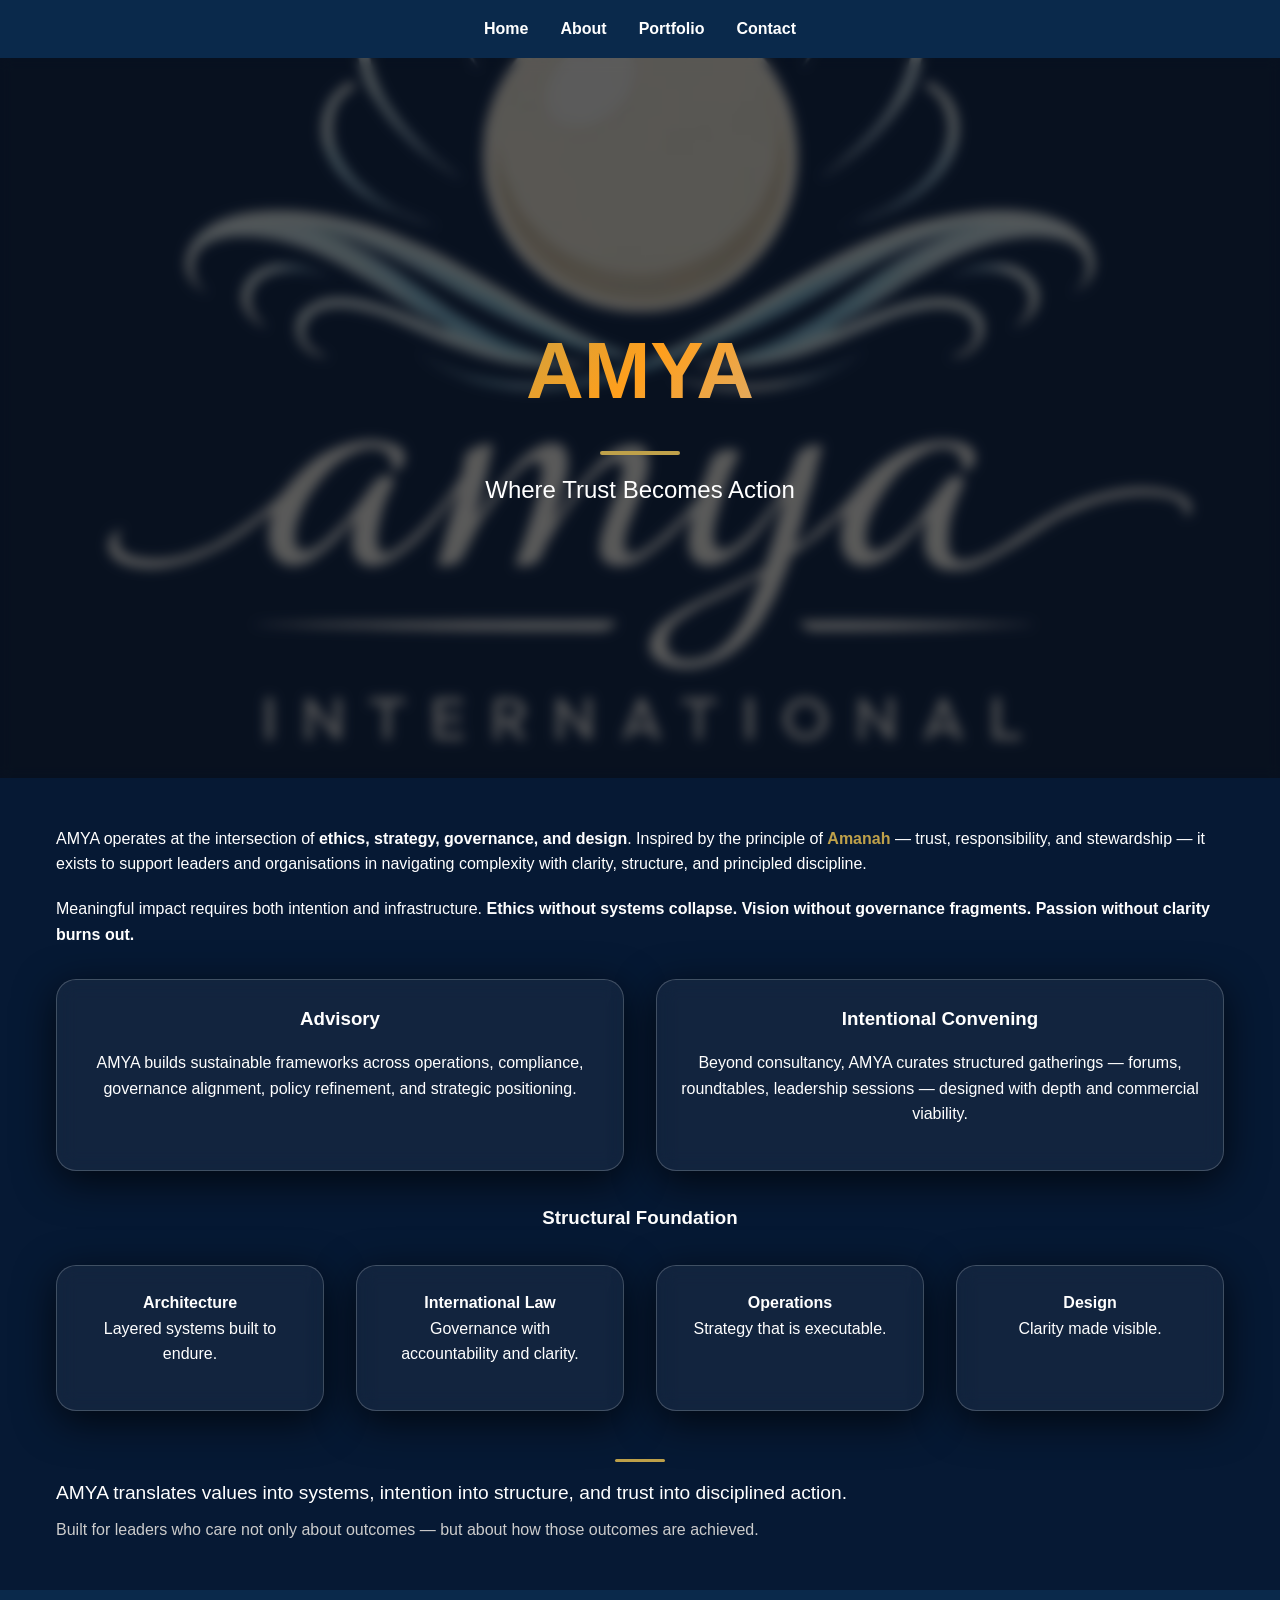
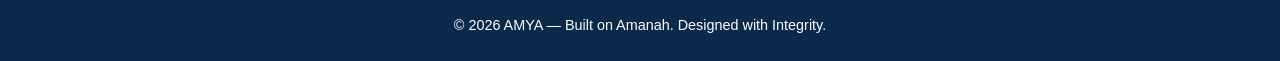
<file: index.html>
<!DOCTYPE html>
<html lang="en">
<head>
<meta charset="UTF-8">
<meta name="viewport" content="width=device-width, initial-scale=1.0">
<title>AMYA | Home</title>
<style>
/* Reset & Base */
* { margin: 0; padding: 0; box-sizing: border-box; }
body { font-family:'Segoe UI', Tahoma, Geneva, Verdana, sans-serif; line-height:1.6; color:#fff; background:#061934; overflow-x:hidden; }

/* Navigation */
nav { display:flex; justify-content:center; gap:2rem; background:#0a294b; padding:1rem; position:relative; z-index:10;}
nav a { color:#fff; text-decoration:none; font-weight:600; transition:color 0.3s; }
nav a:hover { color:#bfa14a; }

/* Hero Banner */
.hero-banner { position:relative; width:100%; height:80vh; overflow:hidden; display:flex; align-items:center; justify-content:center; }
.banner-img { width:100%; height:100%; object-fit:cover; display:block; position:absolute; top:0; left:0; z-index:1; filter:brightness(0.6);}
.hero-overlay { position:absolute; inset:0; background:rgba(0,0,0,0.4); backdrop-filter:blur(6px); display:flex; align-items:center; justify-content:center; z-index:3; }
.hero-content { text-align:center; color:#fff; padding:2rem; z-index:5; position:relative; }
.hero-content h1 {
    font-size:5rem; 
    font-weight:800; 
    margin-bottom:0.5rem;
    background: linear-gradient(135deg, #bfa14a, #ff9f1c, #d4af7f);
    -webkit-background-clip: text;
    -webkit-text-fill-color: transparent;
    animation: floatTitle 3s ease-in-out infinite alternate;
}
.hero-content .tagline { font-size:1.5rem; font-weight:500; }
.divider { width:80px; height:4px; background:#bfa14a; margin:1rem auto; border-radius:2px; }

@keyframes floatTitle {
    0% { transform: translateY(0px); }
    100% { transform: translateY(-8px); }
}

/* Glass Floating Boxes Behind Hero */
.floating-box { 
    position:absolute; 
    width:150px; 
    height:150px; 
    border-radius:20px; 
    background: rgba(255,255,255,0.05); 
    backdrop-filter: blur(12px); 
    box-shadow:0 10px 40px rgba(0,0,0,0.7);
    border:1px solid rgba(255,255,255,0.2);
    animation: floatBox 8s ease-in-out infinite alternate;
    transition: transform 0.4s ease;
}
.floating-box:hover { transform: translateY(-20px) rotate(5deg) scale(1.1); }

@keyframes floatBox {
    0% { transform: translateY(0px) rotate(0deg);}
    50% { transform: translateY(-10px) rotate(2deg);}
    100% { transform: translateY(0px) rotate(0deg);}
}

/* Content Section */
.container { max-width:1200px; margin:3rem auto; padding:0 1rem; }
h1,h2,h3,h4 { text-align:center; margin-bottom:1rem; }
p { margin-bottom:1.2rem; }
.highlight { color:#bfa14a; font-weight:600; }

/* Grids & Cards */
.grid-2, .grid-4 { display:grid; gap:2rem; margin:2rem 0; }
.grid-2 { grid-template-columns:repeat(auto-fit,minmax(300px,1fr)); }
.grid-4 { grid-template-columns:repeat(auto-fit,minmax(200px,1fr)); }

.service-card, .foundation-card {
    background: rgba(255,255,255,0.05);
    border-radius:20px;
    padding:1.5rem;
    text-align:center;
    font-weight:500;
    backdrop-filter: blur(10px);
    box-shadow: 0 10px 40px rgba(0,0,0,0.7);
    border:1px solid rgba(255,255,255,0.2);
    transition: transform 0.4s ease, box-shadow 0.4s ease;
    animation: floatCard 6s ease-in-out infinite alternate;
    cursor:pointer;
}

.service-card:hover, .foundation-card:hover {
    transform: translateY(-25px) rotateX(5deg) rotateY(5deg) scale(1.08);
    box-shadow:0 25px 60px rgba(0,0,0,0.8);
}

@keyframes floatCard {
    0% { transform: translateY(0px);}
    50% { transform: translateY(-8px);}
    100% { transform: translateY(0px);}
}

/* Closing Section */
.closing { margin-top:3rem; }
.closing-main { font-size:1.2rem; font-weight:500; margin-bottom:0.5rem; }
.closing-sub { font-size:1rem; color:#ccc; }
.small-divider { width:50px; height:3px; background:#bfa14a; margin:1rem auto; border-radius:2px; }

/* Footer */
footer { text-align:center; padding:1.5rem; background:#0a294b; color:#fff; font-size:0.9rem; margin-top:3rem; }

/* Responsive */
@media (max-width:768px) {
    .hero-content h1 { font-size:3rem; }
    .hero-content .tagline { font-size:1.2rem; }
}
</style>
</head>
<body>

<nav>
  <a href="index.html">Home</a>
  <a href="about.html">About</a>
  <a href="portfolio.html">Portfolio</a>
  <a href="contact.html">Contact</a>
</nav>

<div class="hero-banner">
  <img src="assets/1.jpg" alt="AMYA Banner" class="banner-img">
  
  <!-- Floating glass boxes -->
  <div class="floating-box" style="top:10%; left:15%; width:120px; height:120px;"></div>
  <div class="floating-box" style="top:30%; left:70%; width:160px; height:160px;"></div>
  <div class="floating-box" style="top:60%; left:40%; width:140px; height:140px;"></div>
  <div class="floating-box" style="top:15%; left:50%; width:100px; height:100px;"></div>

  <div class="hero-overlay">
    <div class="hero-content">
      <h1>AMYA</h1>
      <div class="divider"></div>
      <p class="tagline">Where Trust Becomes Action</p>
    </div>
  </div>
</div>

<section class="container content-section">
  <p class="intro-text">
    AMYA operates at the intersection of <strong>ethics, strategy, governance, and design</strong>. 
    Inspired by the principle of <span class="highlight">Amanah</span> — trust, responsibility, and stewardship — 
    it exists to support leaders and organisations in navigating complexity with clarity, structure, and principled discipline.
  </p>

  <p class="impact-statement">
    Meaningful impact requires both intention and infrastructure. 
    <strong>Ethics without systems collapse.</strong> 
    <strong>Vision without governance fragments.</strong> 
    <strong>Passion without clarity burns out.</strong>
  </p>

  <div class="grid-2 services-overview">
    <div class="service-card">
      <h3>Advisory</h3>
      <p>AMYA builds sustainable frameworks across operations, compliance, governance alignment, policy refinement, and strategic positioning.</p>
    </div>
    <div class="service-card">
      <h3>Intentional Convening</h3>
      <p>Beyond consultancy, AMYA curates structured gatherings — forums, roundtables, leadership sessions — designed with depth and commercial viability.</p>
    </div>
  </div>

  <h3 class="section-title">Structural Foundation</h3>
  <div class="grid-4 foundation-cards">
    <div class="foundation-card">
      <strong>Architecture</strong>
      <p>Layered systems built to endure.</p>
    </div>
    <div class="foundation-card">
      <strong>International Law</strong>
      <p>Governance with accountability and clarity.</p>
    </div>
    <div class="foundation-card">
      <strong>Operations</strong>
      <p>Strategy that is executable.</p>
    </div>
    <div class="foundation-card">
      <strong>Design</strong>
      <p>Clarity made visible.</p>
    </div>
  </div>

  <div class="closing">
    <div class="divider small-divider"></div>
    <p class="closing-main">
      AMYA translates values into systems, intention into structure, and trust into disciplined action.
    </p>
    <p class="closing-sub">
      Built for leaders who care not only about outcomes — but about how those outcomes are achieved.
    </p>
  </div>
</section>

<footer>© 2026 AMYA — Built on Amanah. Designed with Integrity.</footer>

</body>
</html>
</file>
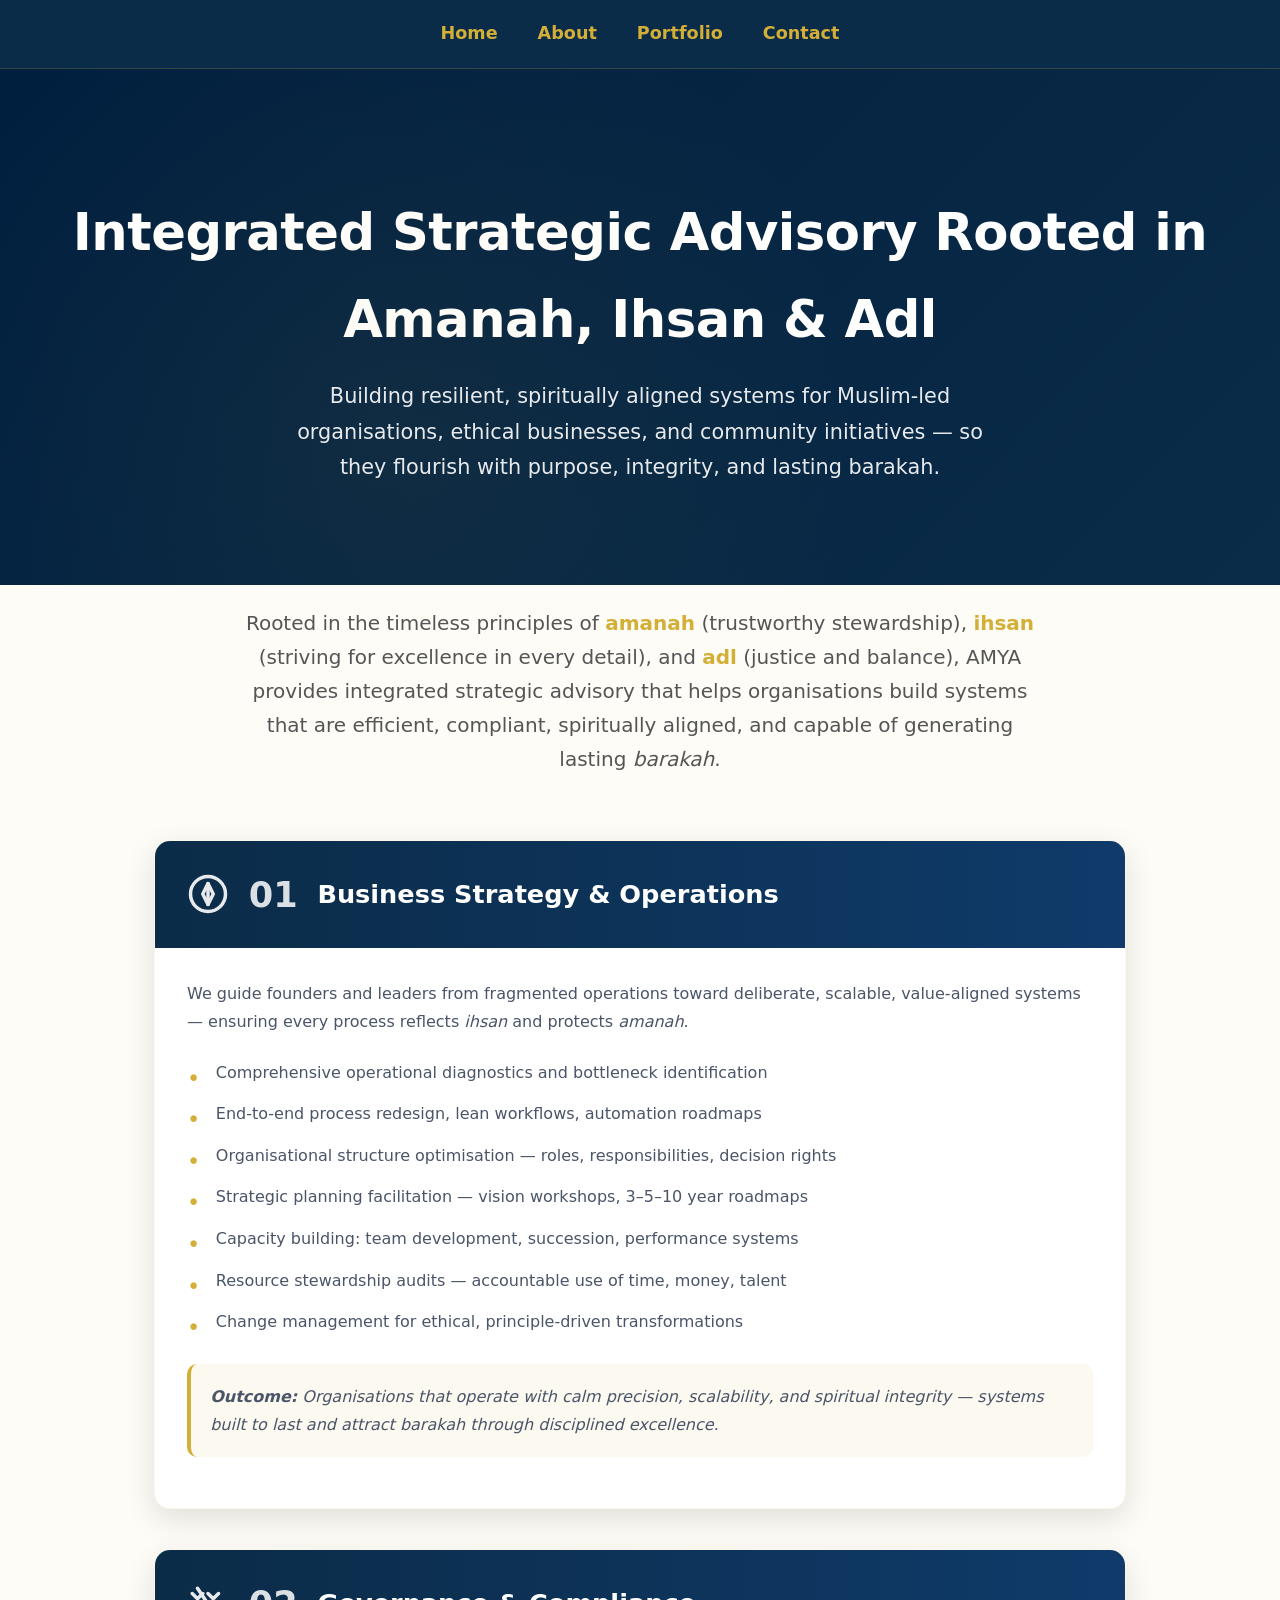
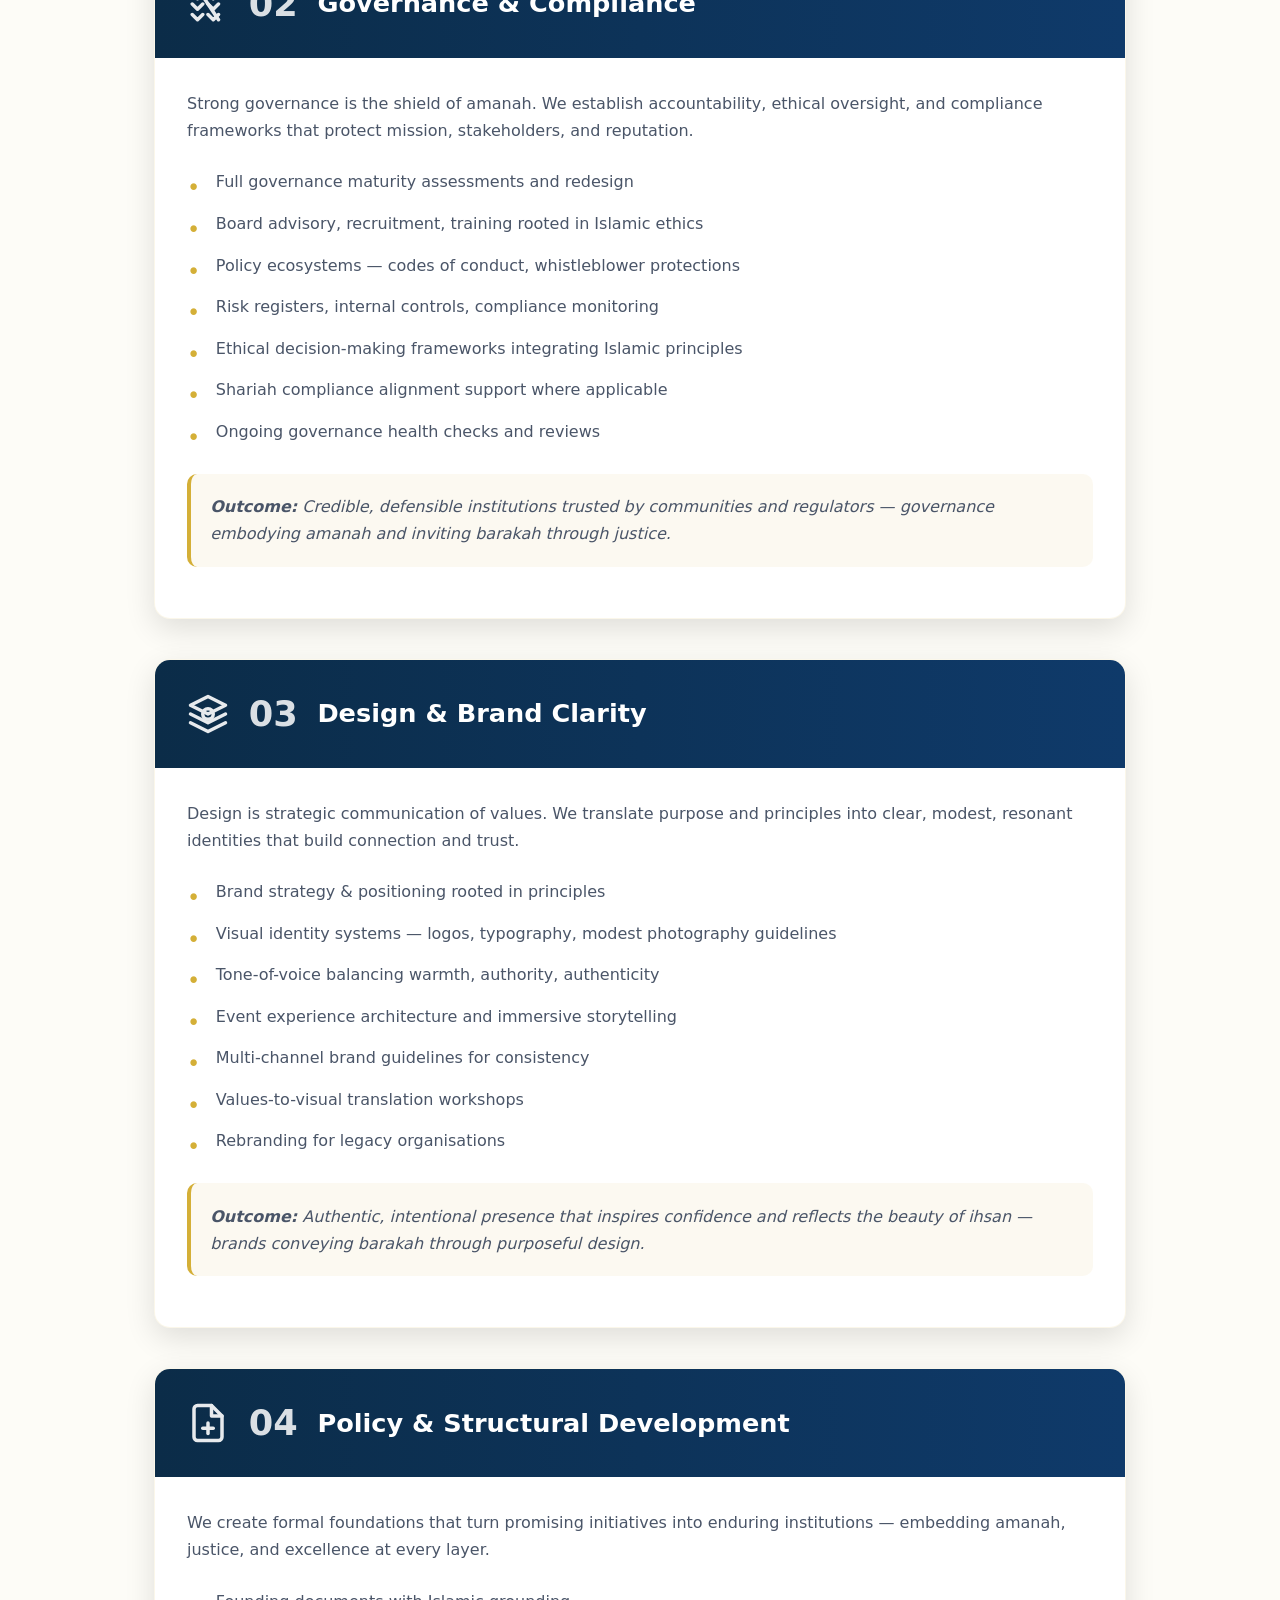
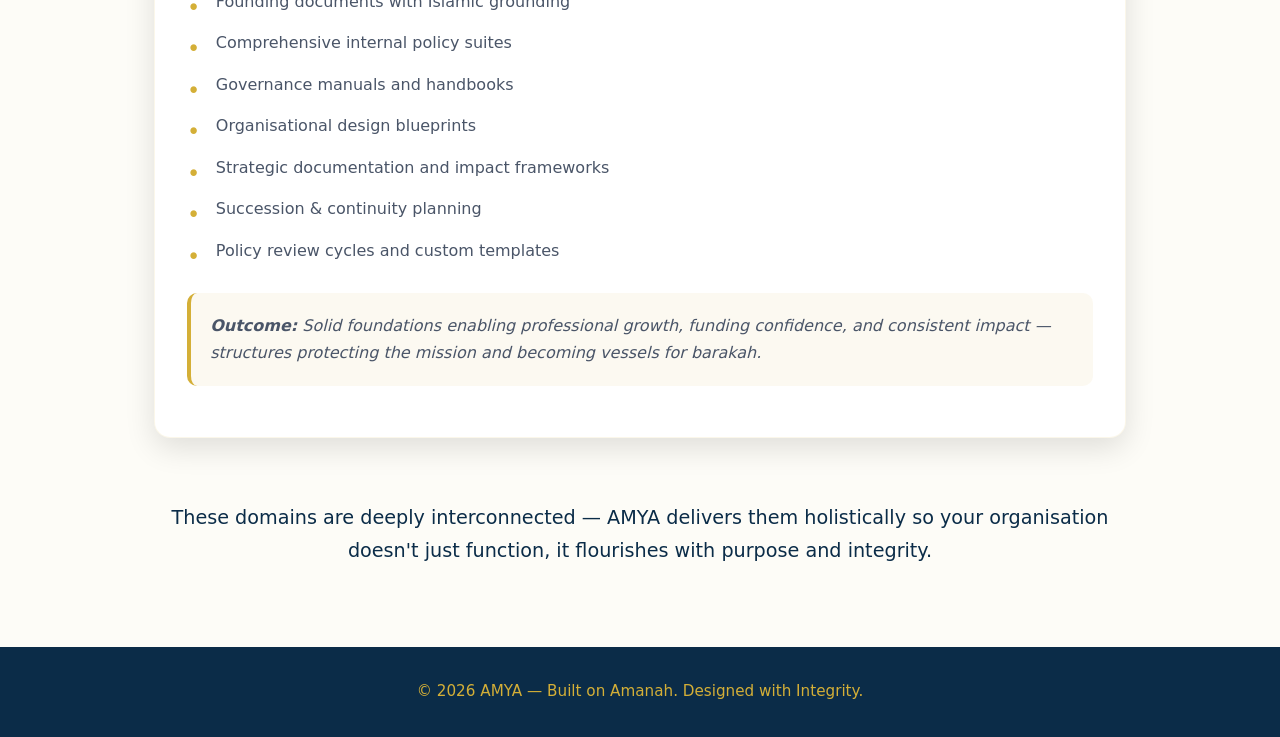
<file: about.html>
<!DOCTYPE html>
<html lang="en">
<head>
  <meta charset="UTF-8">
  <meta name="viewport" content="width=device-width, initial-scale=1.0">
  <title>AMYA | About</title>
  <style>
    :root {
      --navy: #0B2C48;
      --deep-navy: #001F3F;
      --gold: #D4AF37;
      --light-gold: #E8C97F;
      --cream: #FDFCF7;
      --gray: #4A5568;
      --light-gray: #EDF2F7;
      --shadow: 0 10px 30px rgba(0, 0, 0, 0.12);
    }

    * {
      margin: 0;
      padding: 0;
      box-sizing: border-box;
    }

    body {
      font-family: 'Segoe UI', system-ui, -apple-system, sans-serif;
      background: var(--cream);
      color: var(--gray);
      line-height: 1.7;
    }

    /* Hero / Cover Section */
    .hero {
      background: linear-gradient(135deg, var(--deep-navy) 0%, var(--navy) 100%);
      color: white;
      text-align: center;
      padding: 120px 20px 100px;
      position: relative;
      overflow: hidden;
    }

    .hero::before {
      content: '';
      position: absolute;
      top: 0; left: 0; right: 0; bottom: 0;
      background: radial-gradient(circle at 30% 70%, rgba(212,175,55,0.08) 0%, transparent 50%);
      opacity: 0.7;
      pointer-events: none;
    }

    .hero h1 {
      font-size: 3.2rem;
      margin-bottom: 1rem;
      font-weight: 600;
      letter-spacing: -0.5px;
    }

    .hero p {
      font-size: 1.3rem;
      max-width: 700px;
      margin: 0 auto;
      opacity: 0.9;
    }

    /* Navigation */
    nav {
      background: var(--navy);
      padding: 1.2rem 5%;
      display: flex;
      justify-content: center;
      gap: 2.5rem;
      position: sticky;
      top: 0;
      z-index: 100;
      border-bottom: 1px solid rgba(212,175,55,0.2);
    }

    nav a {
      color: var(--gold);
      text-decoration: none;
      font-weight: 600;
      font-size: 1.1rem;
      transition: color 0.3s;
    }

    nav a:hover {
      color: var(--light-gold);
    }

    /* Services Section */
    .services {
      max-width: 1100px;
      margin: -80px auto 80px;
      padding: 0 5%;
    }

    .services h2 {
      text-align: center;
      font-size: 2.8rem;
      color: var(--navy);
      margin-bottom: 1.5rem;
    }

    .section-intro {
      text-align: center;
      font-size: 1.25rem;
      max-width: 800px;
      margin: 0 auto 4rem;
      color: #555;
    }

    .highlight {
      color: var(--gold);
      font-weight: 600;
    }

    .domain-card {
      background: white;
      border-radius: 16px;
      overflow: hidden;
      margin-bottom: 2.5rem;
      box-shadow: var(--shadow);
      transition: all 0.4s ease;
      border: 1px solid rgba(212,175,55,0.1);
    }

    .domain-card:hover {
      transform: translateY(-12px);
      box-shadow: 0 20px 50px rgba(0,0,0,0.15);
      border-color: var(--gold);
    }

    .domain-header {
      background: linear-gradient(to right, var(--navy), #0f3a6a);
      color: white;
      padding: 1.5rem 2rem;
      display: flex;
      align-items: center;
      gap: 1.2rem;
    }

    .domain-icon {
      width: 42px;
      height: 42px;
      flex-shrink: 0;
      opacity: 0.9;
      transition: all 0.3s;
    }

    .domain-card:hover .domain-icon {
      opacity: 1;
      filter: brightness(1.15) hue-rotate(10deg); /* subtle gold tint on hover */
    }

    .domain-number {
      font-size: 2.2rem;
      font-weight: bold;
      opacity: 0.85;
      min-width: 50px;
      text-align: center;
    }

    .domain-header h3 {
      font-size: 1.6rem;
      margin: 0;
    }

    .domain-content {
      padding: 2rem;
    }

    .domain-content p {
      margin-bottom: 1.2rem;
    }

    .domain-content ul {
      list-style: none;
      margin: 1.5rem 0;
    }

    .domain-content li {
      padding-left: 1.8rem;
      position: relative;
      margin-bottom: 0.9rem;
    }

    .domain-content li::before {
      content: "•";
      color: var(--gold);
      position: absolute;
      left: 0;
      font-size: 1.4rem;
    }

    .outcome {
      background: rgba(212,175,55,0.07);
      padding: 1.2rem;
      border-radius: 10px;
      border-left: 4px solid var(--gold);
      margin-top: 1.8rem;
      font-style: italic;
    }

    .section-closing {
      text-align: center;
      font-size: 1.2rem;
      margin: 4rem 0 2rem;
      font-weight: 500;
      color: var(--navy);
    }

    footer {
      background: var(--navy);
      color: var(--gold);
      text-align: center;
      padding: 2rem;
      font-size: 0.95rem;
    }

    @media (max-width: 768px) {
      .hero { padding: 90px 15px 70px; }
      .hero h1 { font-size: 2.6rem; }
      nav { gap: 1.5rem; flex-wrap: wrap; }
      .domain-icon { width: 36px; height: 36px; }
    }
  </style>
</head>
<body>

  <nav>
    <a href="index.html">Home</a>
    <a href="about.html">About</a>
    <a href="portfolio.html">Portfolio</a>
    <a href="contact.html">Contact</a>
  </nav>

  <header class="hero">
    <h1>Integrated Strategic Advisory Rooted in Amanah, Ihsan & Adl</h1>
    <p>Building resilient, spiritually aligned systems for Muslim-led organisations, ethical businesses, and community initiatives — so they flourish with purpose, integrity, and lasting barakah.</p>
  </header>

  <section class="services">
    <h2>What AMYA Does</h2>
    <p class="section-intro">Rooted in the timeless principles of <span class="highlight">amanah</span> (trustworthy stewardship), <span class="highlight">ihsan</span> (striving for excellence in every detail), and <span class="highlight">adl</span> (justice and balance), AMYA provides integrated strategic advisory that helps organisations build systems that are efficient, compliant, spiritually aligned, and capable of generating lasting <em>barakah</em>.</p>

    <div class="domain-card">
      <div class="domain-header">
        <svg class="domain-icon" viewBox="0 0 24 24" fill="none" stroke="currentColor" stroke-width="2" stroke-linecap="round" stroke-linejoin="round">
          <circle cx="12" cy="12" r="10"></circle>
          <polygon points="12 6 15 12 12 18 9 12 12 6"></polygon>
          <line x1="12" y1="6" x2="12" y2="18"></line>
        </svg> <!-- Fallback simple arrow-in-gear feel; replace if needed -->
        <span class="domain-number">01</span>
        <h3>Business Strategy & Operations</h3>
      </div>
      <div class="domain-content">
        <p>We guide founders and leaders from fragmented operations toward deliberate, scalable, value-aligned systems — ensuring every process reflects <em>ihsan</em> and protects <em>amanah</em>.</p>
        <ul>
          <li>Comprehensive operational diagnostics and bottleneck identification</li>
          <li>End-to-end process redesign, lean workflows, automation roadmaps</li>
          <li>Organisational structure optimisation — roles, responsibilities, decision rights</li>
          <li>Strategic planning facilitation — vision workshops, 3–5–10 year roadmaps</li>
          <li>Capacity building: team development, succession, performance systems</li>
          <li>Resource stewardship audits — accountable use of time, money, talent</li>
          <li>Change management for ethical, principle-driven transformations</li>
        </ul>
        <p class="outcome"><strong>Outcome:</strong> Organisations that operate with calm precision, scalability, and spiritual integrity — systems built to last and attract barakah through disciplined excellence.</p>
      </div>
    </div>

    <div class="domain-card">
      <div class="domain-header">
        <svg class="domain-icon" viewBox="0 0 24 24" fill="none" stroke="currentColor" stroke-width="2" stroke-linecap="round" stroke-linejoin="round">
          <path d="M3 6l3 3 3-3M3 12l3 3 3-3M3 18l3 3 3-3M12 6l3 3 3-3M12 12l3 3 3-3M12 18l3 3 3-3"></path>
          <line x1="6" y1="3" x2="18" y2="21"></line>
        </svg> <!-- Balanced scales approximation -->
        <span class="domain-number">02</span>
        <h3>Governance & Compliance</h3>
      </div>
      <div class="domain-content">
        <p>Strong governance is the shield of amanah. We establish accountability, ethical oversight, and compliance frameworks that protect mission, stakeholders, and reputation.</p>
        <ul>
          <li>Full governance maturity assessments and redesign</li>
          <li>Board advisory, recruitment, training rooted in Islamic ethics</li>
          <li>Policy ecosystems — codes of conduct, whistleblower protections</li>
          <li>Risk registers, internal controls, compliance monitoring</li>
          <li>Ethical decision-making frameworks integrating Islamic principles</li>
          <li>Shariah compliance alignment support where applicable</li>
          <li>Ongoing governance health checks and reviews</li>
        </ul>
        <p class="outcome"><strong>Outcome:</strong> Credible, defensible institutions trusted by communities and regulators — governance embodying amanah and inviting barakah through justice.</p>
      </div>
    </div>

    <div class="domain-card">
      <div class="domain-header">
        <svg class="domain-icon" viewBox="0 0 24 24" fill="none" stroke="currentColor" stroke-width="2" stroke-linecap="round" stroke-linejoin="round">
          <path d="M12 2L2 7l10 5 10-5-10-5zM2 17l10 5 10-5M2 12l10 5 10-5"></path>
          <circle cx="12" cy="12" r="3"></circle>
        </svg> <!-- Palette + brush feel -->
        <span class="domain-number">03</span>
        <h3>Design & Brand Clarity</h3>
      </div>
      <div class="domain-content">
        <p>Design is strategic communication of values. We translate purpose and principles into clear, modest, resonant identities that build connection and trust.</p>
        <ul>
          <li>Brand strategy & positioning rooted in principles</li>
          <li>Visual identity systems — logos, typography, modest photography guidelines</li>
          <li>Tone-of-voice balancing warmth, authority, authenticity</li>
          <li>Event experience architecture and immersive storytelling</li>
          <li>Multi-channel brand guidelines for consistency</li>
          <li>Values-to-visual translation workshops</li>
          <li>Rebranding for legacy organisations</li>
        </ul>
        <p class="outcome"><strong>Outcome:</strong> Authentic, intentional presence that inspires confidence and reflects the beauty of ihsan — brands conveying barakah through purposeful design.</p>
      </div>
    </div>

    <div class="domain-card">
      <div class="domain-header">
        <svg class="domain-icon" viewBox="0 0 24 24" fill="none" stroke="currentColor" stroke-width="2" stroke-linecap="round" stroke-linejoin="round">
          <path d="M14 2H6a2 2 0 0 0-2 2v16a2 2 0 0 0 2 2h12a2 2 0 0 0 2-2V8z"></path>
          <polyline points="14 2 14 8 20 8"></polyline>
          <line x1="12" y1="18" x2="12" y2="12"></line>
          <line x1="9" y1="15" x2="15" y2="15"></line>
        </svg> <!-- Document / contract icon -->
        <span class="domain-number">04</span>
        <h3>Policy & Structural Development</h3>
      </div>
      <div class="domain-content">
        <p>We create formal foundations that turn promising initiatives into enduring institutions — embedding amanah, justice, and excellence at every layer.</p>
        <ul>
          <li>Founding documents with Islamic grounding</li>
          <li>Comprehensive internal policy suites</li>
          <li>Governance manuals and handbooks</li>
          <li>Organisational design blueprints</li>
          <li>Strategic documentation and impact frameworks</li>
          <li>Succession & continuity planning</li>
          <li>Policy review cycles and custom templates</li>
        </ul>
        <p class="outcome"><strong>Outcome:</strong> Solid foundations enabling professional growth, funding confidence, and consistent impact — structures protecting the mission and becoming vessels for barakah.</p>
      </div>
    </div>

    <p class="section-closing">These domains are deeply interconnected — AMYA delivers them holistically so your organisation doesn't just function, it flourishes with purpose and integrity.</p>
  </section>

  <footer>© 2026 AMYA — Built on Amanah. Designed with Integrity.</footer>

</body>
</html>
</file>
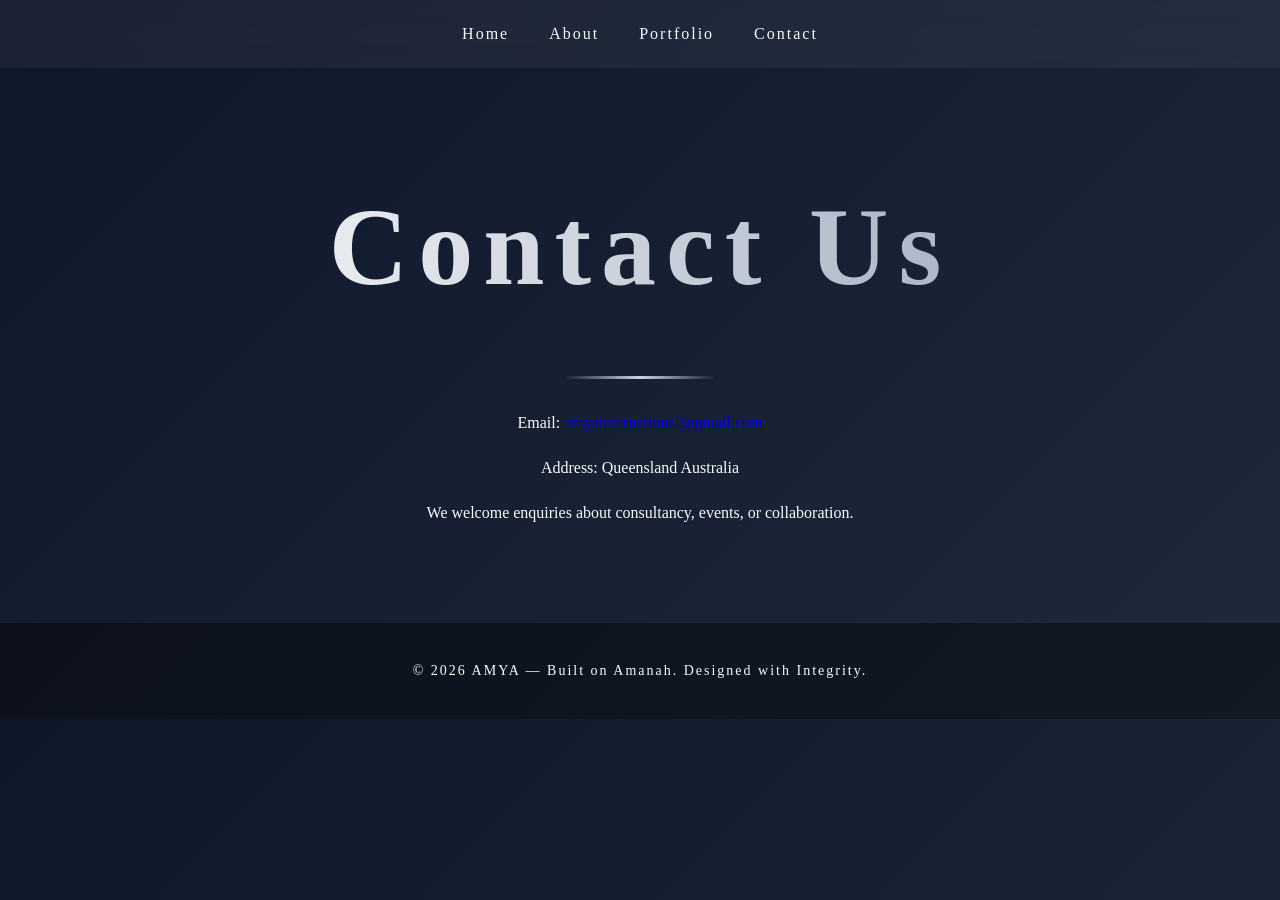
<file: contact.html>
<!DOCTYPE html>
<html lang="en">
<head>
<meta charset="UTF-8">
<meta name="viewport" content="width=device-width, initial-scale=1.0">
<title>AMYA | Contact</title>
<link rel="stylesheet" href="styles.css">
</head>
<body>

<nav>
  <a href="index.html">Home</a>
  <a href="about.html">About</a>
  <a href="portfolio.html">Portfolio</a>
  <a href="contact.html">Contact</a>
</nav>

<section class="container text-center">
  <h1>Contact Us</h1>
  <div class="divider"></div>

  <p>Email: <a href="mailto:amyainternational@gmail.com">amyainternational@gmail.com
</a></p>
    <p>Address: Queensland Australia</p>
  <p>We welcome enquiries about consultancy, events, or collaboration.</p>
</section>

<footer>© 2026 AMYA — Built on Amanah. Designed with Integrity.</footer>
</body>
</html>
</file>
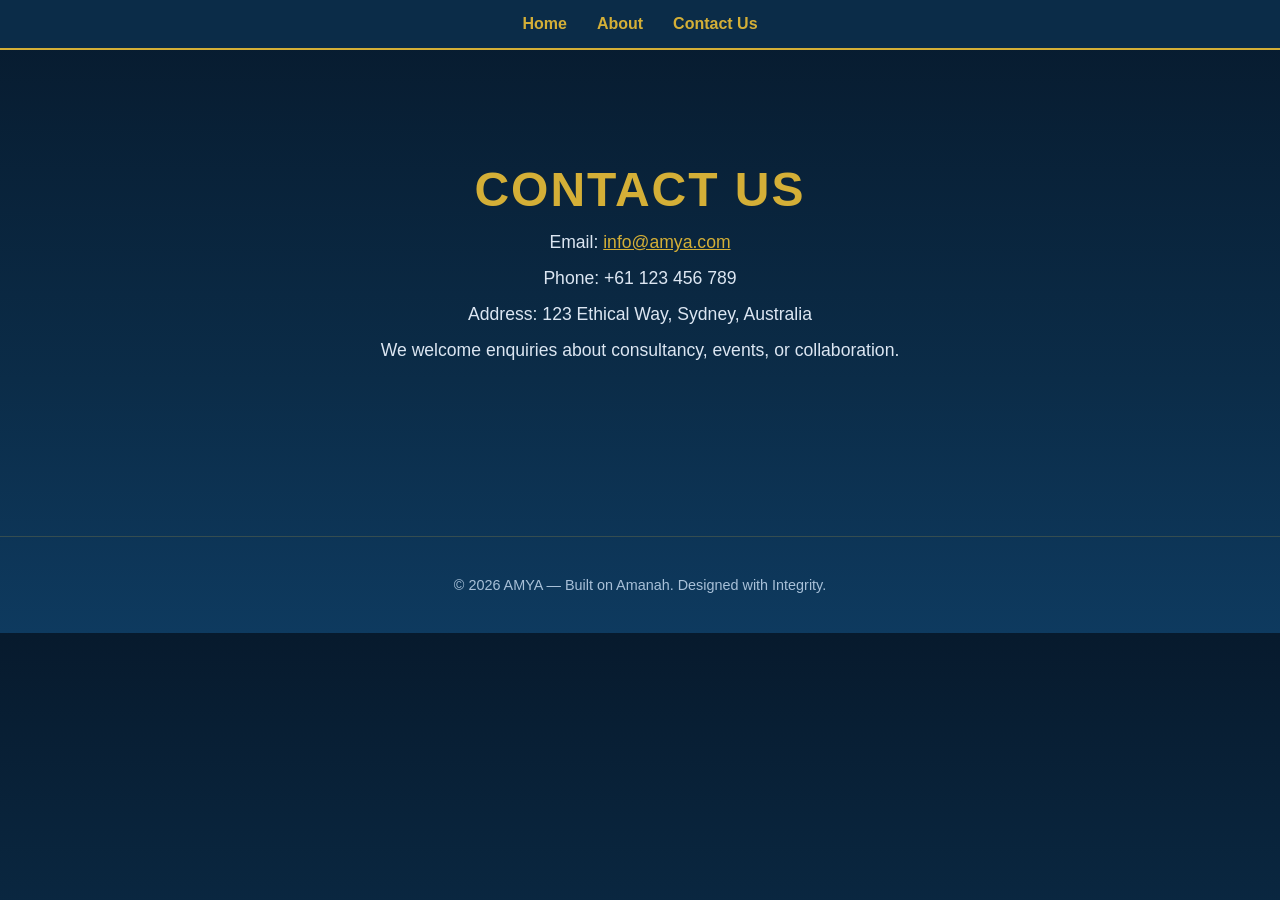
<file: Contact.html>
<!DOCTYPE html>
<html lang="en">
<head>
<meta charset="UTF-8">
<meta name="viewport" content="width=device-width, initial-scale=1.0">
<title>AMYA | Contact Us</title>
<style>
    body { margin:0; font-family:'Segoe UI', Tahoma, Geneva, Verdana, sans-serif; background: linear-gradient(180deg,#071A2D 0%,#0B2C48 60%,#0E3A5F 100%); color:#E6F1FF; }
    nav a { text-decoration:none; color:#D4AF37; font-weight:bold; }
    nav a:hover { color:#FFD700; }
    .container { max-width:900px; margin:auto; padding:80px 20px; text-align:center; }
    h1 { font-size:3rem; letter-spacing:2px; margin-bottom:10px; color:#D4AF37; text-transform:uppercase; }
    p { font-size:1.1rem; color:#DCE6F2; margin:15px 0; }
    footer { text-align:center; padding:40px 20px; font-size:0.9rem; color:#A8C0D8; border-top:1px solid rgba(212,175,55,0.2); margin-top:80px; }
</style>
</head>
<body>

<nav style="background:#0B2C48; padding:15px; display:flex; justify-content:center; gap:30px; border-bottom: 2px solid #D4AF37;">
  <a href="index.html">Home</a>
  <a href="about.html">About</a>
  <a href="contact.html">Contact Us</a>
</nav>

<div class="container">
  <h1>Contact Us</h1>
  <p>Email: <a href="mailto:info@amya.com" style="color:#D4AF37;">info@amya.com</a></p>
  <p>Phone: +61 123 456 789</p>
  <p>Address: 123 Ethical Way, Sydney, Australia</p>
  <p>We welcome enquiries about consultancy, events, or collaboration.</p>
</div>

<footer>© 2026 AMYA — Built on Amanah. Designed with Integrity.</footer>

</body>
</html>
</file>
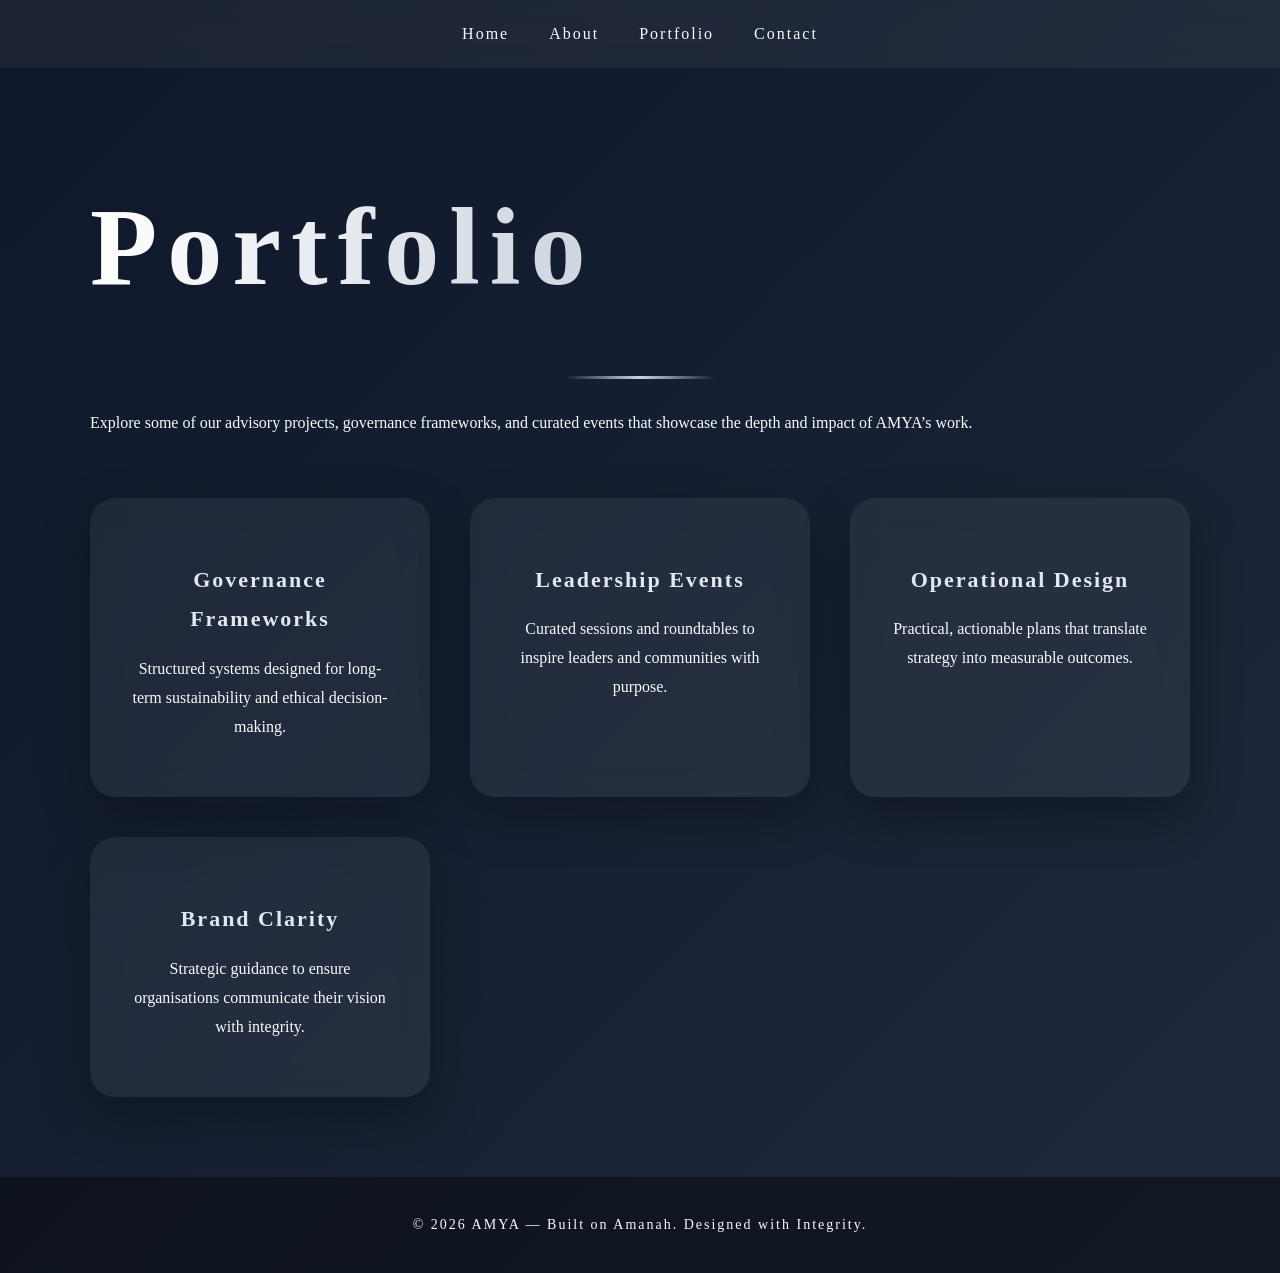
<file: portfolio.html>
<!DOCTYPE html>
<html lang="en">
<head>
<meta charset="UTF-8">
<meta name="viewport" content="width=device-width, initial-scale=1.0">
<title>AMYA | Portfolio</title>
<link rel="stylesheet" href="styles.css">
</head>
<body>

<nav>
  <a href="index.html">Home</a>
  <a href="about.html">About</a>
  <a href="portfolio.html">Portfolio</a>
  <a href="contact.html">Contact</a>
</nav>

<section class="container">
  <h1>Portfolio</h1>
  <div class="divider"></div>

  <p>Explore some of our advisory projects, governance frameworks, and curated events that showcase the depth and impact of AMYA’s work.</p>

  <div class="grid-2">
      <div class="card">
        <h3>Governance Frameworks</h3>
        <p>Structured systems designed for long-term sustainability and ethical decision-making.</p>
      </div>
      <div class="card">
        <h3>Leadership Events</h3>
        <p>Curated sessions and roundtables to inspire leaders and communities with purpose.</p>
      </div>
      <div class="card">
        <h3>Operational Design</h3>
        <p>Practical, actionable plans that translate strategy into measurable outcomes.</p>
      </div>
      <div class="card">
        <h3>Brand Clarity</h3>
        <p>Strategic guidance to ensure organisations communicate their vision with integrity.</p>
      </div>
  </div>
</section>

<footer>© 2026 AMYA — Built on Amanah. Designed with Integrity.</footer>
</body>
</html>
</file>
<file: styles.css>
/* ===== GLOBAL ===== */

body {
  margin: 0;
  font-family: 'Playfair Display', serif;
  background: linear-gradient(135deg, #0f172a, #1e293b);
  color: #f8fafc;
  -webkit-font-smoothing: antialiased;
}

section {
  padding: 80px 20px;
}

/* ===== NAVIGATION ===== */

nav {
  display: flex;
  justify-content: center;
  gap: 40px;
  padding: 25px;
  background: rgba(255,255,255,0.05);
  backdrop-filter: blur(12px);
  position: sticky;
  top: 0;
  z-index: 1000;
}

nav a {
  color: #f8fafc;
  text-decoration: none;
  font-weight: 500;
  letter-spacing: 2px;
  transition: 0.3s ease;
}

nav a:hover {
  color: #cbd5e1;
  transform: translateY(-3px);
}

/* ===== BANNER ===== */

.banner {
  max-width: 1100px;
  margin: 70px auto;
  padding: 0 20px;
}

.banner img {
  width: 100%;
  border-radius: 25px;
  box-shadow: 0 40px 80px rgba(0,0,0,0.4);
  transition: transform 0.6s ease;
}

.banner img:hover {
  transform: scale(1.02);
}

/* ===== TITLE SECTION ===== */

.text-center {
  text-align: center;
}

h1 {
  font-size: 110px;
  letter-spacing: 10px;
  margin: 0;
  background: linear-gradient(90deg, #ffffff, #94a3b8);
  -webkit-background-clip: text;
  -webkit-text-fill-color: transparent;
  font-weight: 700;
}

.divider {
  width: 150px;
  height: 3px;
  margin: 30px auto;
  background: linear-gradient(90deg, transparent, #cbd5e1, transparent);
  border-radius: 5px;
}

/* ===== CONTENT CONTAINER ===== */

.container {
  max-width: 1100px;
  margin: auto;
  line-height: 1.8;
}

/* ===== FLOATY GRID 2 ===== */

.grid-2 {
  display: grid;
  grid-template-columns: repeat(auto-fit, minmax(300px, 1fr));
  gap: 40px;
  margin-top: 60px;
}

.grid-2 div {
  background: rgba(255,255,255,0.06);
  padding: 40px;
  border-radius: 25px;
  backdrop-filter: blur(15px);
  box-shadow: 0 20px 50px rgba(0,0,0,0.3);
  transition: all 0.4s ease;
}

.grid-2 div:hover {
  transform: translateY(-12px);
  box-shadow: 0 35px 80px rgba(0,0,0,0.5);
}

/* ===== FLOATY CARDS ===== */

.grid-4 {
  display: grid;
  grid-template-columns: repeat(auto-fit, minmax(220px, 1fr));
  gap: 30px;
}

.card {
  background: rgba(255,255,255,0.05);
  padding: 35px;
  border-radius: 25px;
  text-align: center;
  backdrop-filter: blur(20px);
  box-shadow: 0 15px 40px rgba(0,0,0,0.3);
  transition: all 0.4s ease;
}

.card:hover {
  transform: translateY(-15px) scale(1.03);
  box-shadow: 0 40px 90px rgba(0,0,0,0.6);
}

/* ===== H3 STYLING ===== */

h3 {
  font-size: 22px;
  letter-spacing: 2px;
  margin-bottom: 15px;
  color: #e2e8f0;
}

/* ===== FOOTER ===== */

footer {
  text-align: center;
  padding: 40px;
  background: rgba(0,0,0,0.4);
  font-size: 14px;
  letter-spacing: 2px;
}
</file>
